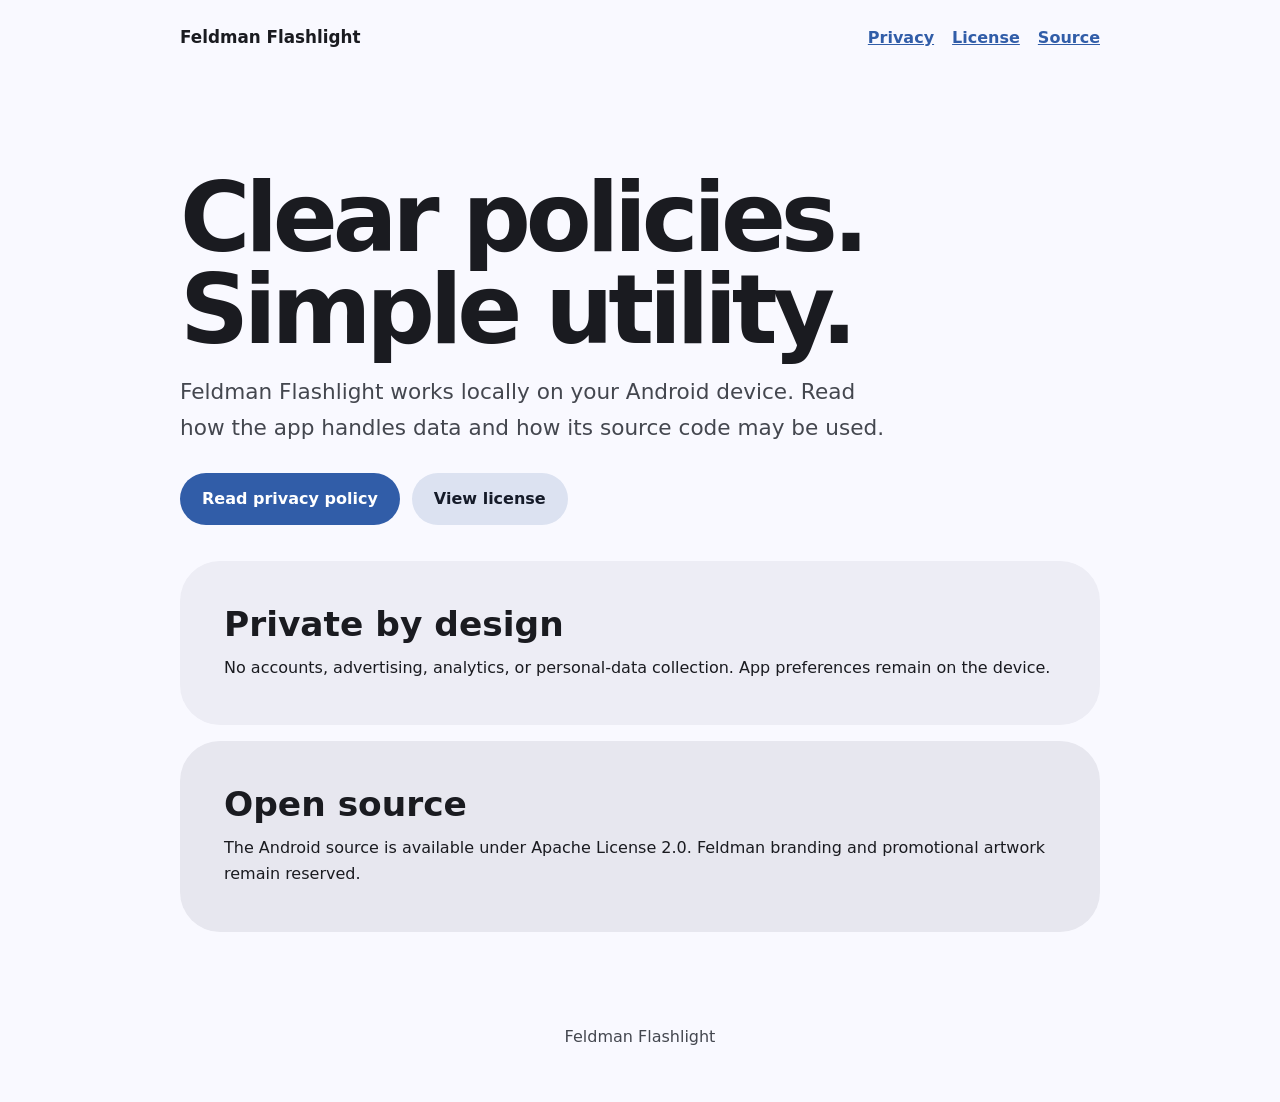
<file: docs/index.html>
<!doctype html>
<html lang="en">
<head>
  <meta charset="utf-8">
  <meta name="viewport" content="width=device-width, initial-scale=1">
  <meta name="theme-color" content="#d7e3ff">
  <title>Feldman Flashlight</title>
  <meta name="description" content="Privacy and licensing information for Feldman Flashlight.">
  <link rel="stylesheet" href="styles.css">
</head>
<body>
  <nav class="shell" aria-label="Primary navigation">
    <a class="brand" href="./">Feldman Flashlight</a>
    <div class="nav-links">
      <a href="privacy-policy.html">Privacy</a>
      <a href="license.html">License</a>
      <a href="https://github.com/feldmandev/feldman-flashlight">Source</a>
    </div>
  </nav>
  <header class="shell">
    <h1>Clear policies.<br>Simple utility.</h1>
    <p class="lede">Feldman Flashlight works locally on your Android device. Read how the app handles data and how its source code may be used.</p>
    <div class="actions">
      <a class="button" href="privacy-policy.html">Read privacy policy</a>
      <a class="button secondary" href="license.html">View license</a>
    </div>
  </header>
  <main class="shell">
    <section class="card">
      <h2>Private by design</h2>
      <p>No accounts, advertising, analytics, or personal-data collection. App preferences remain on the device.</p>
    </section>
    <section class="card alt">
      <h2>Open source</h2>
      <p>The Android source is available under Apache License 2.0. Feldman branding and promotional artwork remain reserved.</p>
    </section>
  </main>
  <footer class="shell">Feldman Flashlight</footer>
</body>
</html>
</file>
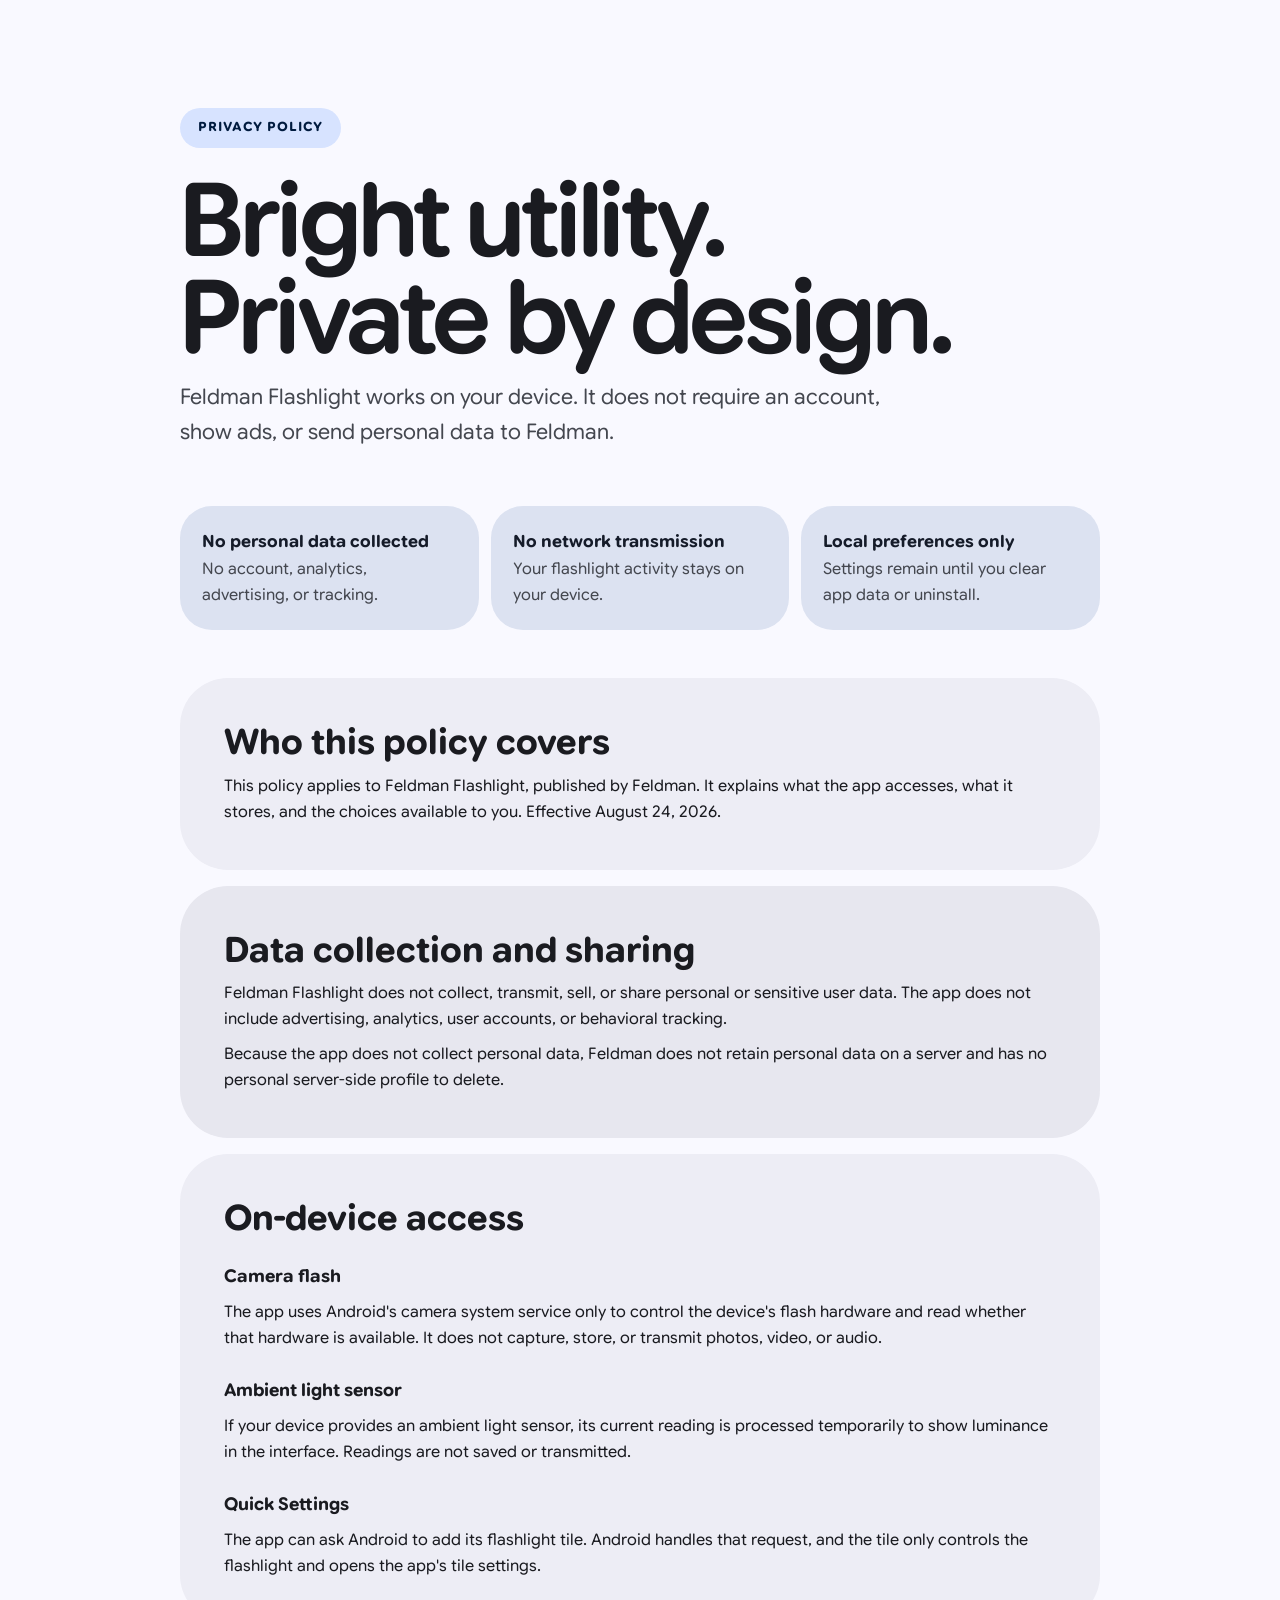
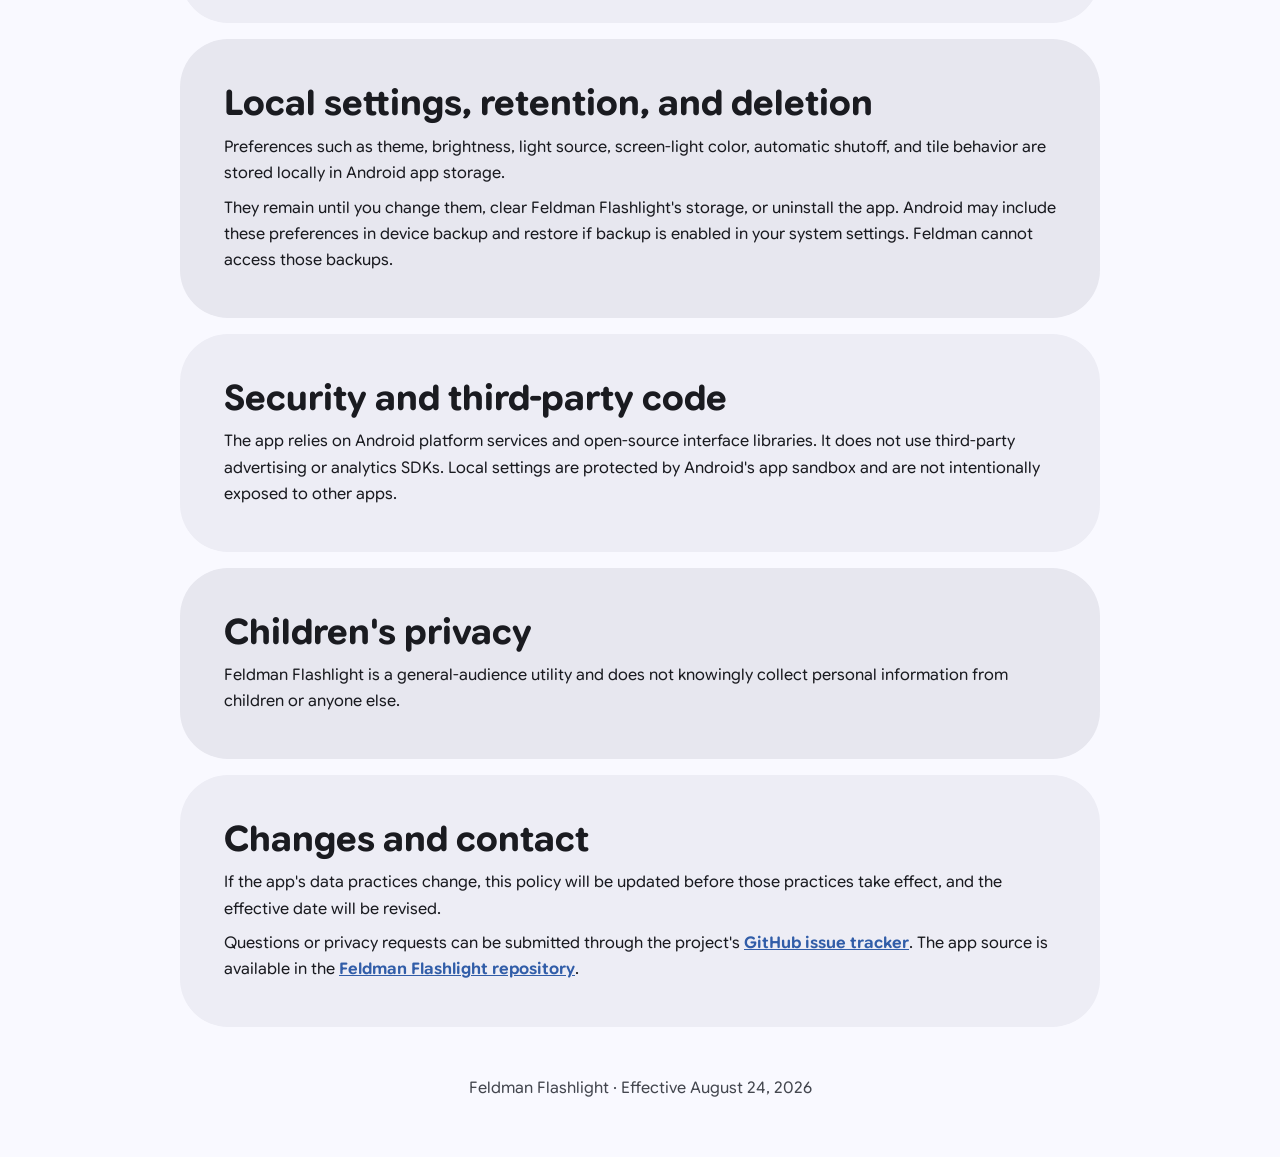
<file: privacy-policy.html>
<!doctype html>
<html lang="en">
<head>
  <meta charset="utf-8">
  <meta name="viewport" content="width=device-width, initial-scale=1">
  <meta name="color-scheme" content="light dark">
  <meta name="theme-color" content="#d7e3ff">
  <title>Feldman Flashlight Privacy Policy</title>
  <style>
    @font-face {
      font-family: "Feldman Font";
      src: url("fonts/FeldmanFont-Rond100.woff2") format("woff2-variations");
      font-style: normal;
      font-weight: 1 1000;
      font-display: swap;
    }

    :root {
      --md-sys-color-primary: #315da8;
      --md-sys-color-on-primary: #ffffff;
      --md-sys-color-primary-container: #d7e3ff;
      --md-sys-color-on-primary-container: #001b3f;
      --md-sys-color-secondary-container: #dce2f1;
      --md-sys-color-on-secondary-container: #151b29;
      --md-sys-color-surface: #f9f9ff;
      --md-sys-color-surface-container: #ededf5;
      --md-sys-color-surface-container-high: #e7e7ef;
      --md-sys-color-on-surface: #1a1b20;
      --md-sys-color-on-surface-variant: #44474f;
      --md-sys-color-outline: #74777f;
      --md-sys-color-inverse-surface: #2f3036;
      --md-sys-color-inverse-on-surface: #f1f0f7;
      --md-sys-shape-small: 12px;
      --md-sys-shape-medium: 20px;
      --md-sys-shape-large: 32px;
      --md-sys-shape-extra-large: 48px;
      --content-width: 920px;
    }

    @media (prefers-color-scheme: dark) {
      :root {
        --md-sys-color-primary: #aac7ff;
        --md-sys-color-on-primary: #002f67;
        --md-sys-color-primary-container: #174683;
        --md-sys-color-on-primary-container: #d7e3ff;
        --md-sys-color-secondary-container: #414753;
        --md-sys-color-on-secondary-container: #dce2f1;
        --md-sys-color-surface: #121318;
        --md-sys-color-surface-container: #1e1f25;
        --md-sys-color-surface-container-high: #292a30;
        --md-sys-color-on-surface: #e3e2e9;
        --md-sys-color-on-surface-variant: #c4c6d0;
        --md-sys-color-outline: #8e9099;
        --md-sys-color-inverse-surface: #e3e2e9;
        --md-sys-color-inverse-on-surface: #2f3036;
      }
    }

    * { box-sizing: border-box; }
    html { scroll-behavior: smooth; }
    body {
      margin: 0;
      background: var(--md-sys-color-surface);
      color: var(--md-sys-color-on-surface);
      font-family: "Feldman Font", system-ui, sans-serif;
      font-optical-sizing: auto;
      font-size: 1rem;
      line-height: 1.65;
    }
    a { color: var(--md-sys-color-primary); font-weight: 650; }
    a:focus-visible, .skip-link:focus-visible {
      outline: 3px solid var(--md-sys-color-primary);
      outline-offset: 4px;
      border-radius: var(--md-sys-shape-small);
    }
    .skip-link {
      position: absolute;
      top: -80px;
      left: 16px;
      z-index: 2;
      padding: 12px 18px;
      color: var(--md-sys-color-inverse-on-surface);
      background: var(--md-sys-color-inverse-surface);
      border-radius: var(--md-sys-shape-medium);
    }
    .skip-link:focus { top: 16px; }
    header, main, footer {
      width: min(calc(100% - 32px), var(--content-width));
      margin-inline: auto;
    }
    header { padding-block: clamp(48px, 10vw, 108px) 32px; }
    .eyebrow {
      display: inline-flex;
      min-height: 40px;
      align-items: center;
      padding-inline: 18px;
      background: var(--md-sys-color-primary-container);
      color: var(--md-sys-color-on-primary-container);
      border-radius: var(--md-sys-shape-large);
      font-size: .8rem;
      font-weight: 750;
      letter-spacing: .08em;
      text-transform: uppercase;
    }
    h1 {
      max-width: 780px;
      margin: 24px 0 12px;
      font-size: clamp(2.75rem, 9vw, 6.4rem);
      font-weight: 600;
      line-height: .95;
      letter-spacing: -.02em;
    }
    .lede {
      max-width: 700px;
      margin: 0;
      color: var(--md-sys-color-on-surface-variant);
      font-size: clamp(1.08rem, 2.5vw, 1.35rem);
    }
    .summary {
      display: grid;
      grid-template-columns: repeat(3, 1fr);
      gap: 12px;
      margin-block: 24px 48px;
    }
    .summary div {
      padding: 22px;
      background: var(--md-sys-color-secondary-container);
      color: var(--md-sys-color-on-secondary-container);
      border-radius: var(--md-sys-shape-large);
    }
    .summary strong { display: block; font-size: 1.05rem; }
    .summary span { color: var(--md-sys-color-on-surface-variant); }
    article {
      margin-bottom: 16px;
      padding: clamp(24px, 5vw, 44px);
      background: var(--md-sys-color-surface-container);
      border-radius: var(--md-sys-shape-extra-large);
    }
    article:nth-of-type(even) { background: var(--md-sys-color-surface-container-high); }
    h2 { margin: 0 0 10px; font-size: clamp(1.55rem, 4vw, 2.2rem); line-height: 1.15; }
    h3 { margin: 24px 0 6px; font-size: 1.1rem; }
    p, ul { margin-block: 8px 0; }
    ul { padding-left: 1.3rem; }
    footer {
      padding-block: 32px 56px;
      color: var(--md-sys-color-on-surface-variant);
      text-align: center;
    }
    @media (max-width: 680px) {
      .summary { grid-template-columns: 1fr; }
      article { border-radius: var(--md-sys-shape-large); }
    }
    @media (prefers-reduced-motion: reduce) { html { scroll-behavior: auto; } }
  </style>
</head>
<body>
  <a class="skip-link" href="#policy">Skip to privacy policy</a>
  <header>
    <span class="eyebrow">Privacy policy</span>
    <h1>Bright utility.<br>Private by design.</h1>
    <p class="lede">Feldman Flashlight works on your device. It does not require an account, show ads, or send personal data to Feldman.</p>
  </header>

  <main id="policy">
    <section class="summary" aria-label="Privacy summary">
      <div><strong>No personal data collected</strong><span>No account, analytics, advertising, or tracking.</span></div>
      <div><strong>No network transmission</strong><span>Your flashlight activity stays on your device.</span></div>
      <div><strong>Local preferences only</strong><span>Settings remain until you clear app data or uninstall.</span></div>
    </section>

    <article aria-labelledby="scope-heading">
      <h2 id="scope-heading">Who this policy covers</h2>
      <p>This policy applies to Feldman Flashlight, published by Feldman. It explains what the app accesses, what it stores, and the choices available to you. Effective August 24, 2026.</p>
    </article>

    <article aria-labelledby="collection-heading">
      <h2 id="collection-heading">Data collection and sharing</h2>
      <p>Feldman Flashlight does not collect, transmit, sell, or share personal or sensitive user data. The app does not include advertising, analytics, user accounts, or behavioral tracking.</p>
      <p>Because the app does not collect personal data, Feldman does not retain personal data on a server and has no personal server-side profile to delete.</p>
    </article>

    <article aria-labelledby="device-heading">
      <h2 id="device-heading">On-device access</h2>
      <h3>Camera flash</h3>
      <p>The app uses Android's camera system service only to control the device's flash hardware and read whether that hardware is available. It does not capture, store, or transmit photos, video, or audio.</p>
      <h3>Ambient light sensor</h3>
      <p>If your device provides an ambient light sensor, its current reading is processed temporarily to show luminance in the interface. Readings are not saved or transmitted.</p>
      <h3>Quick Settings</h3>
      <p>The app can ask Android to add its flashlight tile. Android handles that request, and the tile only controls the flashlight and opens the app's tile settings.</p>
    </article>

    <article aria-labelledby="storage-heading">
      <h2 id="storage-heading">Local settings, retention, and deletion</h2>
      <p>Preferences such as theme, brightness, light source, screen-light color, automatic shutoff, and tile behavior are stored locally in Android app storage.</p>
      <p>They remain until you change them, clear Feldman Flashlight's storage, or uninstall the app. Android may include these preferences in device backup and restore if backup is enabled in your system settings. Feldman cannot access those backups.</p>
    </article>

    <article aria-labelledby="security-heading">
      <h2 id="security-heading">Security and third-party code</h2>
      <p>The app relies on Android platform services and open-source interface libraries. It does not use third-party advertising or analytics SDKs. Local settings are protected by Android's app sandbox and are not intentionally exposed to other apps.</p>
    </article>

    <article aria-labelledby="children-heading">
      <h2 id="children-heading">Children's privacy</h2>
      <p>Feldman Flashlight is a general-audience utility and does not knowingly collect personal information from children or anyone else.</p>
    </article>

    <article aria-labelledby="changes-heading">
      <h2 id="changes-heading">Changes and contact</h2>
      <p>If the app's data practices change, this policy will be updated before those practices take effect, and the effective date will be revised.</p>
      <p>Questions or privacy requests can be submitted through the project's <a href="https://github.com/feldmandev/feldman-flashlight/issues">GitHub issue tracker</a>. The app source is available in the <a href="https://github.com/feldmandev/feldman-flashlight">Feldman Flashlight repository</a>.</p>
    </article>
  </main>

  <footer>Feldman Flashlight · Effective August 24, 2026</footer>
</body>
</html>
</file>
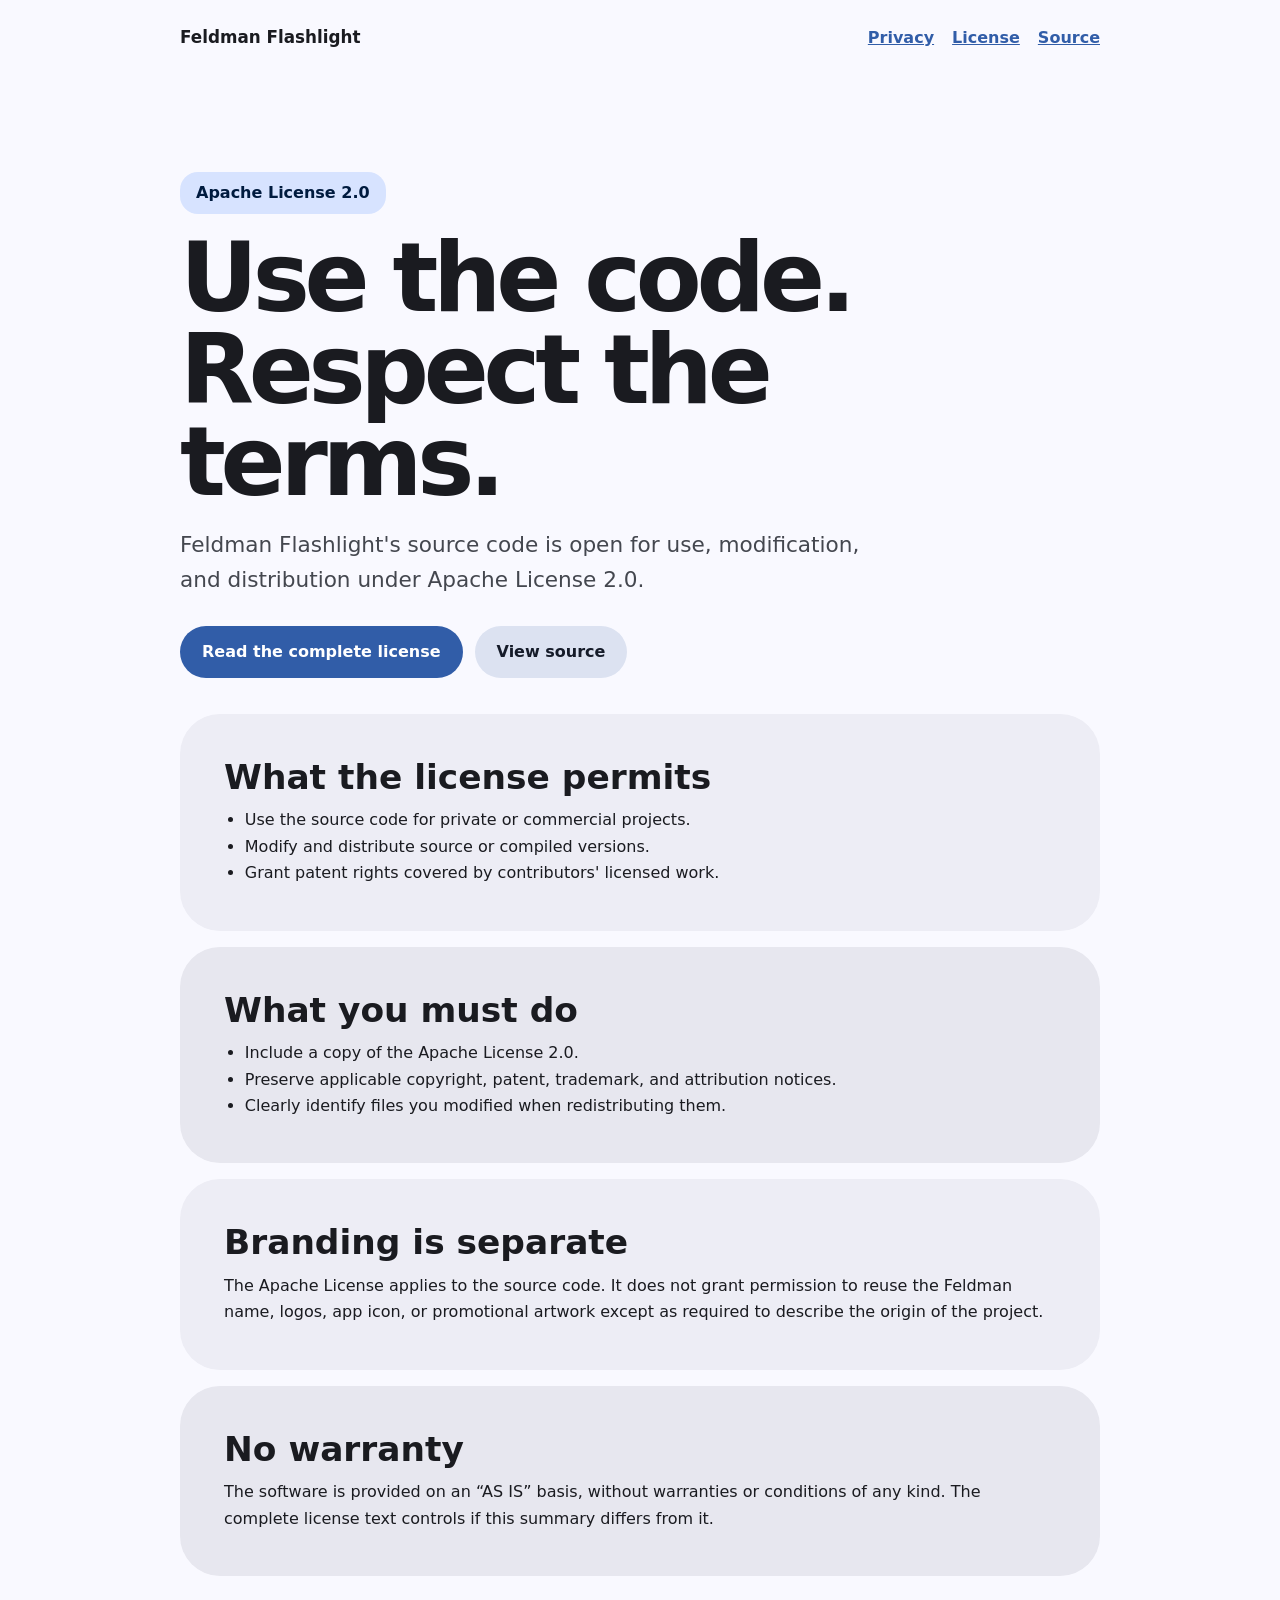
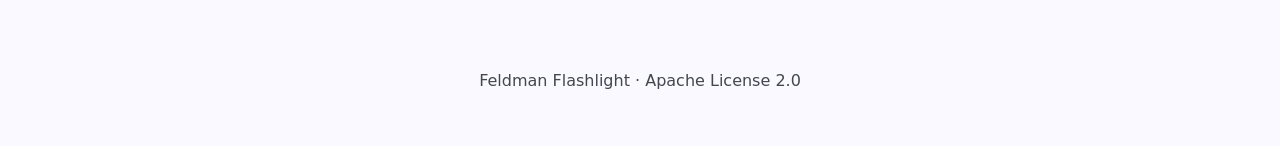
<file: docs/license.html>
<!doctype html>
<html lang="en">
<head>
  <meta charset="utf-8">
  <meta name="viewport" content="width=device-width, initial-scale=1">
  <meta name="theme-color" content="#d7e3ff">
  <title>Feldman Flashlight License</title>
  <meta name="description" content="License terms for Feldman Flashlight source code and branding.">
  <link rel="stylesheet" href="styles.css">
</head>
<body>
  <nav class="shell" aria-label="Primary navigation">
    <a class="brand" href="./">Feldman Flashlight</a>
    <div class="nav-links">
      <a href="privacy-policy.html">Privacy</a>
      <a href="license.html" aria-current="page">License</a>
      <a href="https://github.com/feldmandev/feldman-flashlight">Source</a>
    </div>
  </nav>
  <header class="shell">
    <span class="license-name">Apache License 2.0</span>
    <h1>Use the code.<br>Respect the terms.</h1>
    <p class="lede">Feldman Flashlight's source code is open for use, modification, and distribution under Apache License 2.0.</p>
    <div class="actions">
      <a class="button" href="LICENSE.txt">Read the complete license</a>
      <a class="button secondary" href="https://github.com/feldmandev/feldman-flashlight">View source</a>
    </div>
  </header>
  <main class="shell">
    <section class="card">
      <h2>What the license permits</h2>
      <ul>
        <li>Use the source code for private or commercial projects.</li>
        <li>Modify and distribute source or compiled versions.</li>
        <li>Grant patent rights covered by contributors' licensed work.</li>
      </ul>
    </section>
    <section class="card alt">
      <h2>What you must do</h2>
      <ul>
        <li>Include a copy of the Apache License 2.0.</li>
        <li>Preserve applicable copyright, patent, trademark, and attribution notices.</li>
        <li>Clearly identify files you modified when redistributing them.</li>
      </ul>
    </section>
    <section class="card">
      <h2>Branding is separate</h2>
      <p>The Apache License applies to the source code. It does not grant permission to reuse the Feldman name, logos, app icon, or promotional artwork except as required to describe the origin of the project.</p>
    </section>
    <section class="card alt">
      <h2>No warranty</h2>
      <p>The software is provided on an “AS IS” basis, without warranties or conditions of any kind. The complete license text controls if this summary differs from it.</p>
    </section>
  </main>
  <footer class="shell">Feldman Flashlight · Apache License 2.0</footer>
</body>
</html>
</file>
<file: docs/styles.css>
:root {
  color-scheme: light dark;
  --primary: #315da8;
  --on-primary: #ffffff;
  --primary-container: #d7e3ff;
  --on-primary-container: #001b3f;
  --secondary-container: #dce2f1;
  --on-secondary-container: #151b29;
  --surface: #f9f9ff;
  --surface-container: #ededf5;
  --surface-container-high: #e7e7ef;
  --on-surface: #1a1b20;
  --on-surface-variant: #44474f;
  --content-width: 920px;
}

@media (prefers-color-scheme: dark) {
  :root {
    --primary: #aac7ff;
    --on-primary: #002f67;
    --primary-container: #174683;
    --on-primary-container: #d7e3ff;
    --secondary-container: #414753;
    --on-secondary-container: #dce2f1;
    --surface: #121318;
    --surface-container: #1e1f25;
    --surface-container-high: #292a30;
    --on-surface: #e3e2e9;
    --on-surface-variant: #c4c6d0;
  }
}

* { box-sizing: border-box; }
html { scroll-behavior: smooth; }
body {
  margin: 0;
  background: var(--surface);
  color: var(--on-surface);
  font-family: system-ui, -apple-system, BlinkMacSystemFont, "Segoe UI", sans-serif;
  font-size: 1rem;
  line-height: 1.65;
}
a { color: var(--primary); font-weight: 650; }
a:focus-visible {
  outline: 3px solid var(--primary);
  outline-offset: 4px;
  border-radius: 12px;
}
.shell {
  width: min(calc(100% - 32px), var(--content-width));
  margin-inline: auto;
}
nav {
  display: flex;
  align-items: center;
  justify-content: space-between;
  gap: 16px;
  padding-block: 24px;
}
.brand {
  color: var(--on-surface);
  font-size: 1.05rem;
  font-weight: 800;
  text-decoration: none;
}
.nav-links { display: flex; flex-wrap: wrap; gap: 18px; }
header { padding-block: clamp(40px, 9vw, 96px) 36px; }
h1 {
  max-width: 780px;
  margin: 0 0 18px;
  font-size: clamp(2.8rem, 9vw, 6rem);
  line-height: .96;
  letter-spacing: -.055em;
}
.lede {
  max-width: 720px;
  margin: 0;
  color: var(--on-surface-variant);
  font-size: clamp(1.08rem, 2.5vw, 1.35rem);
}
.actions { display: flex; flex-wrap: wrap; gap: 12px; margin-top: 28px; }
.button {
  display: inline-flex;
  min-height: 52px;
  align-items: center;
  padding-inline: 22px;
  border-radius: 26px;
  background: var(--primary);
  color: var(--on-primary);
  text-decoration: none;
}
.button.secondary {
  background: var(--secondary-container);
  color: var(--on-secondary-container);
}
main { padding-bottom: 48px; }
.card {
  margin-bottom: 16px;
  padding: clamp(24px, 5vw, 44px);
  border-radius: 40px;
  background: var(--surface-container);
}
.card.alt { background: var(--surface-container-high); }
h2 { margin: 0 0 10px; font-size: clamp(1.5rem, 4vw, 2.15rem); line-height: 1.15; }
p, ul { margin-block: 8px 0; }
ul { padding-left: 1.3rem; }
.license-name {
  display: inline-block;
  margin-bottom: 18px;
  padding: 8px 16px;
  border-radius: 18px;
  background: var(--primary-container);
  color: var(--on-primary-container);
  font-weight: 800;
}
footer {
  padding-block: 28px 52px;
  color: var(--on-surface-variant);
  text-align: center;
}
@media (max-width: 600px) {
  nav { align-items: flex-start; flex-direction: column; }
  .card { border-radius: 28px; }
}
@media (prefers-reduced-motion: reduce) { html { scroll-behavior: auto; } }
</file>
